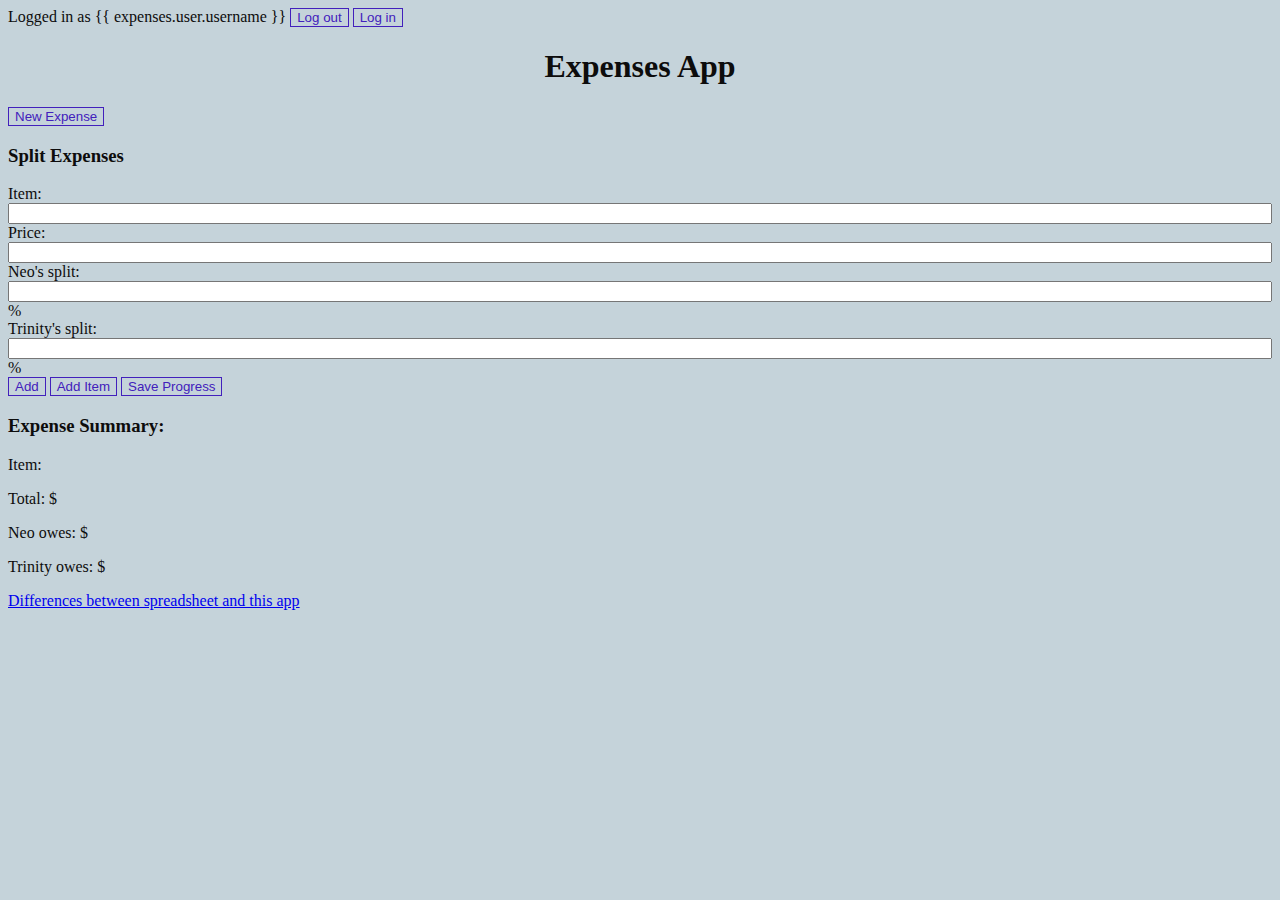
<file: expenses/index.html>
<!DOCTYPE html>
<html lang="en">

<head>
	<meta charset="UTF-8">
	<meta name="viewport" content="width=device-width, initial-scale=1.0">
	<title>Expenses</title>
	<link rel="stylesheet" href="style.css">
</head>

<body>

	<div id="app">
		<!--
		Copy the class spreadsheet and replace the URL below with your own spreadsheet so you can save!
		Make your spreadsheet publicly writable so you can save without logging in.
	  -->
		<ma-data v-model="expenses"
			src="https://docs.google.com/spreadsheets/d/121pxsJwJIgxlVvB8-qUPDQwyx1-slYiGUliYM6NF740/edit#gid=0"
			:options='{
		  headerRow: false,
		  range: "A3:F",
		  keys: ["title", "trinity_paid", "neo_paid", "trinity_paid_for_neo", "neo_paid_for_trinity"]
	  }'></ma-data>

		<!-- Basic authentication UI (needed for saving) -->
		<header>
			<span v-if="expenses.user">
				Logged in as {{ expenses.user.username }}
				<button @click="expenses.logout()">Log out</button>
			</span>
			<button v-else @click="expenses.login()">Log in</button>
		</header>

		<!-- App UI here -->
	</div>
	<center>
		<h1>Expenses App</h1>
	</center>
	<button>New Expense</button>
	<!-- <button disabled>Submit</button> -->

	<script src="index.js" type="module"></script>



	<!-- <h4>Split Expenses</h4>

		<form>
			<label for="item">Item:</label>
			<input type="text" id="item" name="item"><br>
			<label for="price">Price:</label>
			<input type="number" id="price" name="price"><br>
			<label for="Neo">Neo's split:</label>
			<input type="number" id="Neo" name="Neo" value=""> % <br>
			<label for="Trinity">Trinity's split:</label>
			<input type="number" id="Trinity" name="Trinity" value="">% <br>
			<button type="submit">Add</button>
			<button @click="addItem()">Save Progress</button> <!-- this allows for users to add items. -->

	<!-- </form>
		  <div>
			<h3>Expense Summary: </h3>
			<p>Item: <span id="result-item"></span></p>
			<p>Total: $<span id="result-price"></span></p>
			<p>Neo owes: $<span id="result-Neo"></span></p>
			<p>Trinity owes: $<span id="result-Trinity"></span></p>
		  </div> -->



	<h3>Split Expenses</h3>

	<form>
		<label for="item">Item:</label>
		<input type="text" id="item" name="item"><br>
		<label for="price">Price:</label>
		<input type="number" id="price" name="price"><br>
		<label for="Neo">Neo's split:</label>
		<input type="number" id="Neo" name="Neo" value=""> % <br>
		<label for="Trinity">Trinity's split:</label>
		<input type="number" id="Trinity" name="Trinity" value="">% <br>
		<button type="submit">Add</button>
		<button @click="addItem()">Add Item</button>
		<button @click.prevent="saveData()">Save Progress</button>
	</form>

	<div>
		<h3>Expense Summary: </h3>
		<p>Item: <span id="result-item"></span></p>
		<p>Total: $<span id="result-price"></span></p>
		<p>Neo owes: $<span id="result-Neo"></span></p>
		<p>Trinity owes: $<span id="result-Trinity"></span></p>
	</div>

	<!-- <h3>This code allows for each individual item to be split, from 0% to 100%, so one person can pay it all, pay -->
		<!-- nothing, or pay for a portion of it. All expenses will be totaled at the end.</h3> -->

	<script>
		function saveData() {
			const url = "https://docs.google.com/spreadsheets/d/121pxsJwJIgxlVvB8-qUPDQwyx1-slYiGUliYM6NF740/edit#gid=0";
			const item = document.getElementById("item").value;
			const price = document.getElementById("price").value;
			const neoSplit = document.getElementById("Neo").value;
			const trinitySplit = document.getElementById("Trinity").value;
			const data = [[item, price, neoSplit, trinitySplit]];

			fetch(url, {
				method: "POST",
				headers: {
					"Content-Type": "application/json",
					Authorization: "Bearer <960153453002-preoot63a65vdhiojcd7tg6aodvlhao9.apps.googleusercontent.com>",
				},
				body: JSON.stringify({
					range: "Sheet1!A1:D1",
					values: data,
				}),
			})
				.then((response) => response.json())
				.then((result) => console.log("Data saved:", result))
				.catch((error) => console.error("ERRROR: Data Couldn't Be Saved", error));
		}
	</script>
	</hgroup>
	<a href="writeup.html">Differences between spreadsheet and this app</a>


</body>

</html>
</file>
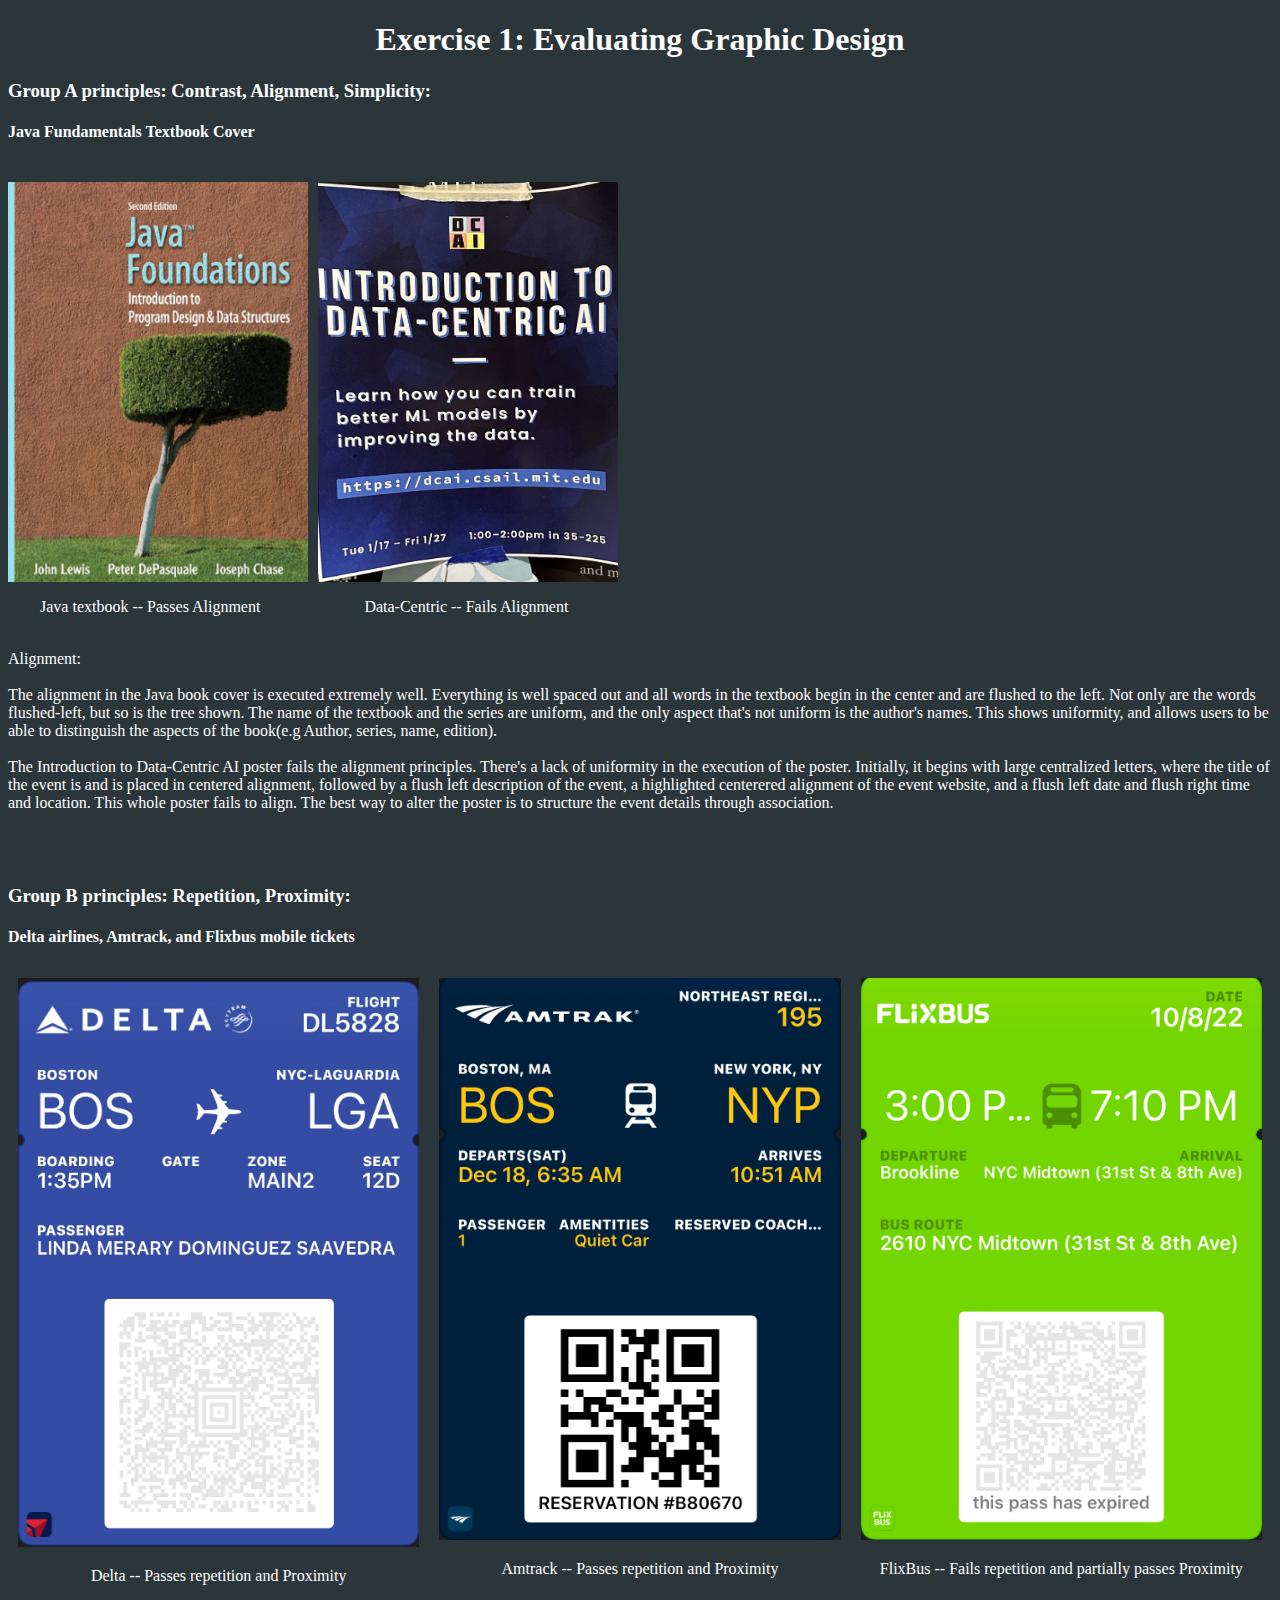
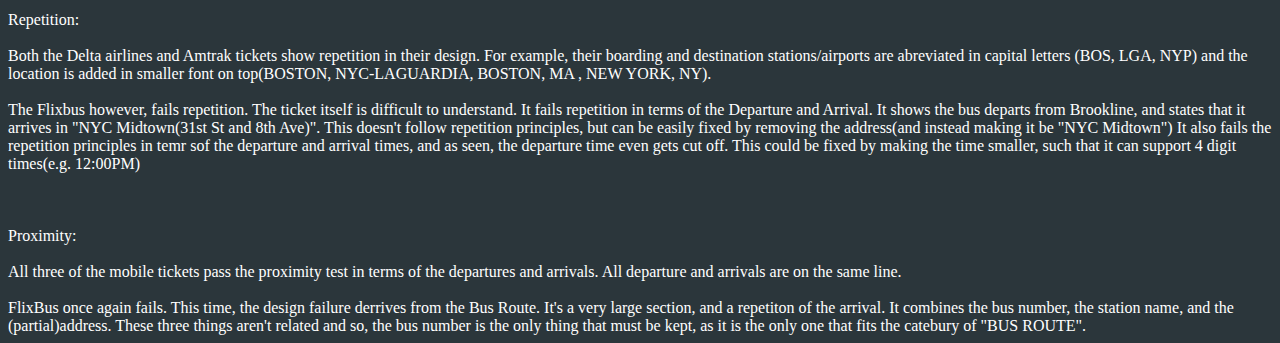
<file: gd-eval/index.html>
<!DOCTYPE html>
<html lang="en">

<head>
  <meta charset="UTF-8">
  <title>Exercise 1</title>
  <style>
    body {
      background-color: rgb(43, 54, 59);
      color: white;
    }
  </style>

</head>

<body>
  <center>
    <h1>
      Exercise 1: Evaluating Graphic Design
    </h1>
  </center>
  <hgroup>
    <h3>Group A principles: Contrast, Alignment, Simplicity:</h3>
    <h4>Java Fundamentals Textbook Cover</h4>


    <style>
      .flex-container {
        display: flex;
      }

      .flex-item {
        flex: 1;
        text-align: center;
        padding: 10px;
      }

      .flex-item img {
        max-width: 100%;
      }
    </style>

    <div class="flex-container">
      <div class="flex-item">

      </div>
      <div class="flex-item">

      </div>
    </div>

    <style>
      .image-container {
        display: flex;
        align-items: center;
      }

      .image-container img {
        width: 300px;
        height: 400px;
        margin-right: 10px;
      }
    </style>

    <div class="image-container">
      <img src="java textbook cover.png" alt="Java Textbook-- Passes Alignment">
      <!-- <p>Java textbook -- Passes Alignment</p> -->
      <img src="datacentric ai.jpg" alt="Data-Centric">
      <!-- <p>Data-Centric -- Fails Alignment</p> -->

    </div>
    <p>&emsp;&emsp;Java textbook -- Passes Alignment &emsp;&emsp;&emsp;&emsp;&emsp;&emsp; Data-Centric -- Fails
      Alignment
    </p>


    <!-- <img src="java textbook cover.png" alt="java textbook" width="200" height="300"> -->

    <body><br> Alignment: <br><br>The alignment in the Java book cover is executed extremely well. Everything is well
      spaced out
      and all words in the textbook begin in the center and are flushed to the left. Not only are the words
      flushed-left, but so is the tree shown. The name of the textbook and the series are uniform, and the only aspect
      that's not uniform is the author's names. This shows uniformity, and allows users to be able to distinguish the
      aspects of the book(e.g Author, series, name, edition). <br><br>
      The Introduction to Data-Centric AI poster fails the alignment principles. There's a lack of uniformity in the
      execution of the poster. Initially, it begins with large centralized letters, where the title of the event is and
      is placed in centered alignment, followed by a flush left description of the event, a highlighted centerered
      alignment of the event website, and a flush left date and flush right time and location. This whole poster fails
      to align. The best way to alter the poster is to structure the event details through association.
      <br><br><br><br>
      <hgroup>
        <h3>Group B principles: Repetition, Proximity:</h3>
        <!-- Ticket example: -->
        <!-- <br><br> -->
        <h4>Delta airlines, Amtrack, and Flixbus mobile tickets</h4>
        <style>
          .flex-container {
            display: flex;
          }

          .flex-item {
            flex: 1;
            text-align: center;
            padding: 10px;
          }

          .flex-item img {
            max-width: 100%;
          }
        </style>

        <div class="flex-container">
          <div class="flex-item">
            <img src="IMG_7148.jpg" alt="Delta">
            <p>Delta -- Passes repetition and Proximity</p>
          </div>
          <div class="flex-item">
            <img src="IMG_7150.jpg" alt="Amtrack">
            <p>Amtrack -- Passes repetition and Proximity</p>
          </div>
          <div class="flex-item">
            <img src="IMG_7149.jpg" alt="Flixbus">
            <p>FlixBus -- Fails repetition and partially passes Proximity</p>
          </div>
        </div>

        <body>Repetition: <br><br> Both the Delta airlines and Amtrak tickets show repetition in their design. For
          example, their boarding and destination stations/airports are abreviated in capital letters (BOS, LGA, NYP)
          and
          the location is added in smaller font on top(BOSTON, NYC-LAGUARDIA, BOSTON, MA , NEW YORK, NY).
          <br> <br>The Flixbus however, fails repetition. The ticket itself is difficult to understand. It fails
          repetition in terms of the Departure and Arrival. It shows the bus departs from Brookline, and states that it
          arrives in "NYC Midtown(31st St and 8th Ave)". This doesn't follow repetition principles, but can be easily
          fixed by removing the address(and instead making it be "NYC Midtown") It also fails the repetition principles
          in
          temr sof the departure and arrival times, and as seen, the departure time even gets cut off. This could be
          fixed
          by making the time smaller, such that it can support 4 digit times(e.g. 12:00PM)
          <!-- <img src="java textbook cover.png" alt="java textbook" width="200" height="300"> -->
          <br><br><br><br> Proximity: <br><br> All three of the mobile tickets pass the proximity test in terms of the
          departures and arrivals. All departure and arrivals are on the same line.
          <br> <br>FlixBus once again fails. This time, the design failure derrives from the Bus Route. It's a very
          large section, and a repetiton of the arrival. It combines the bus number, the station name, and the
          (partial)address. These three things aren't related and so, the bus number is the only thing that must be
          kept, as it is the only one that fits the catebury of "BUS ROUTE".
        </body>

      </hgroup>
    </body>

</html>
</file>
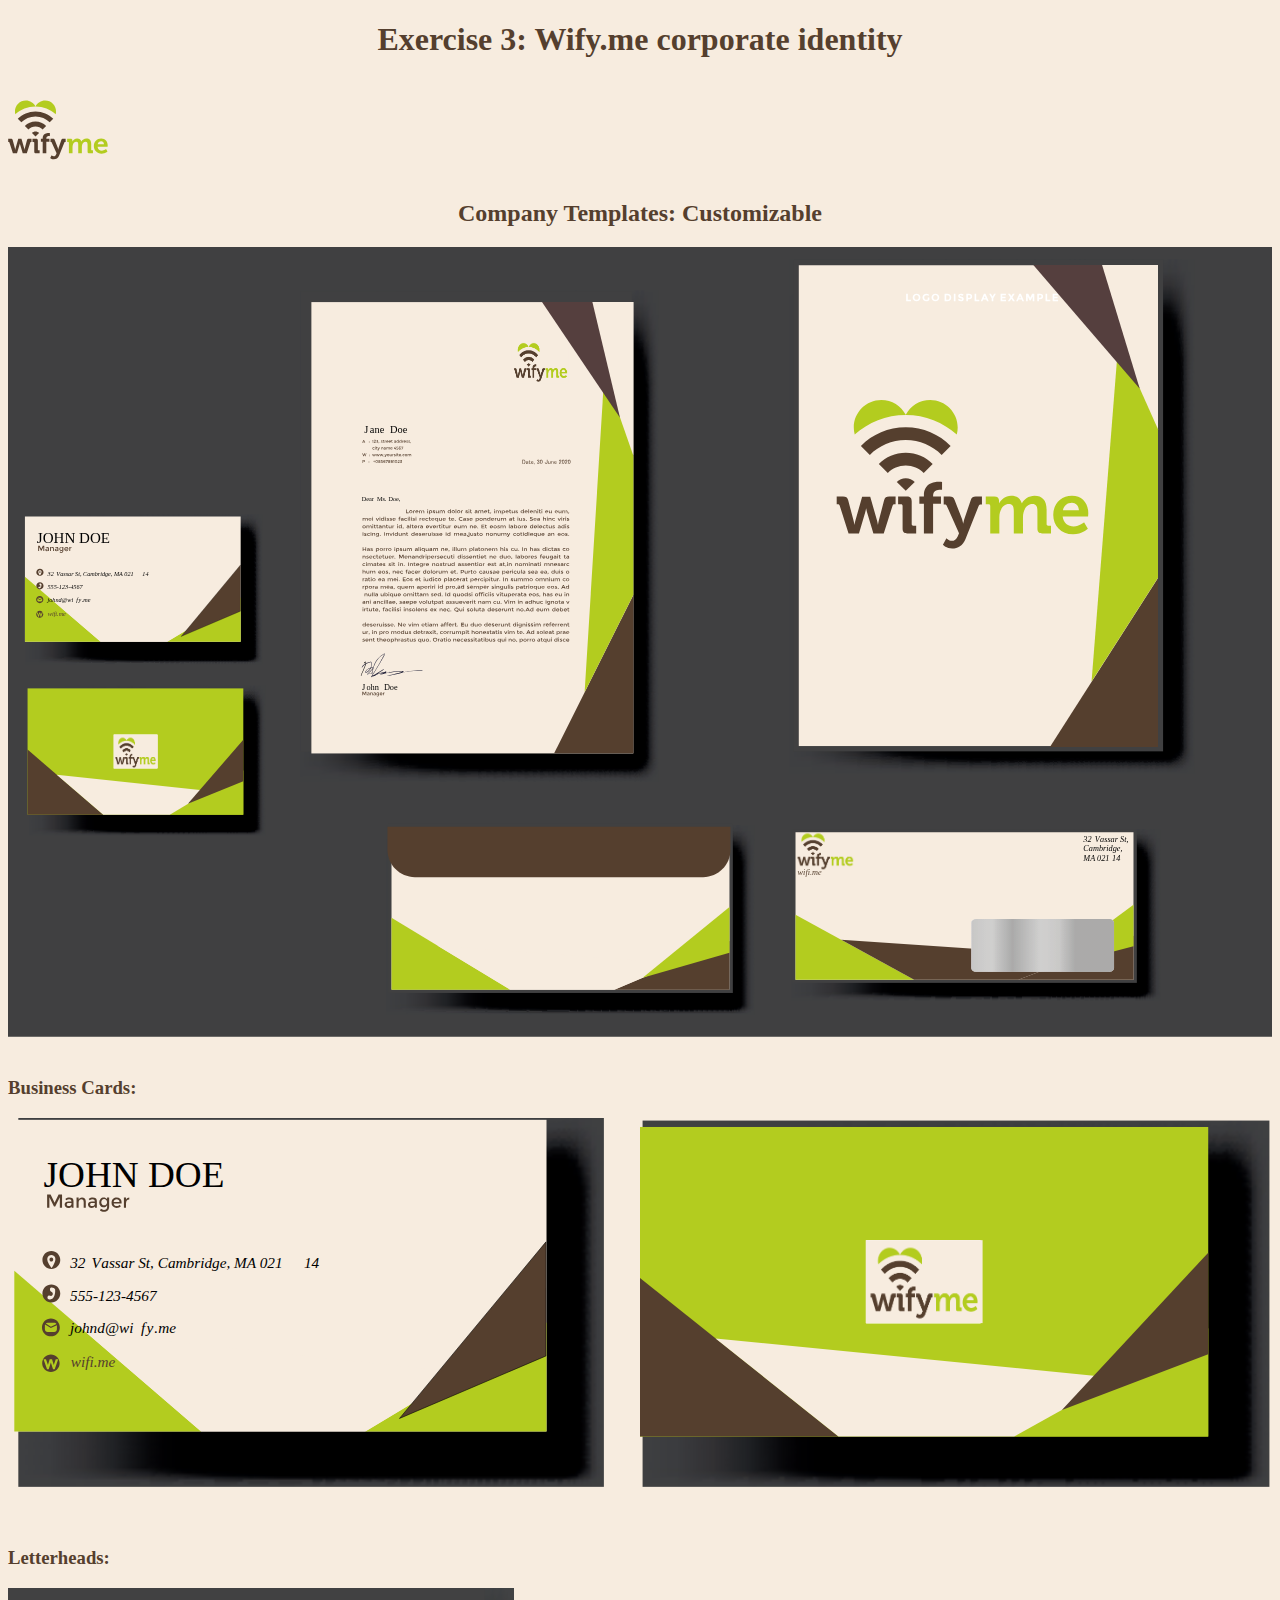
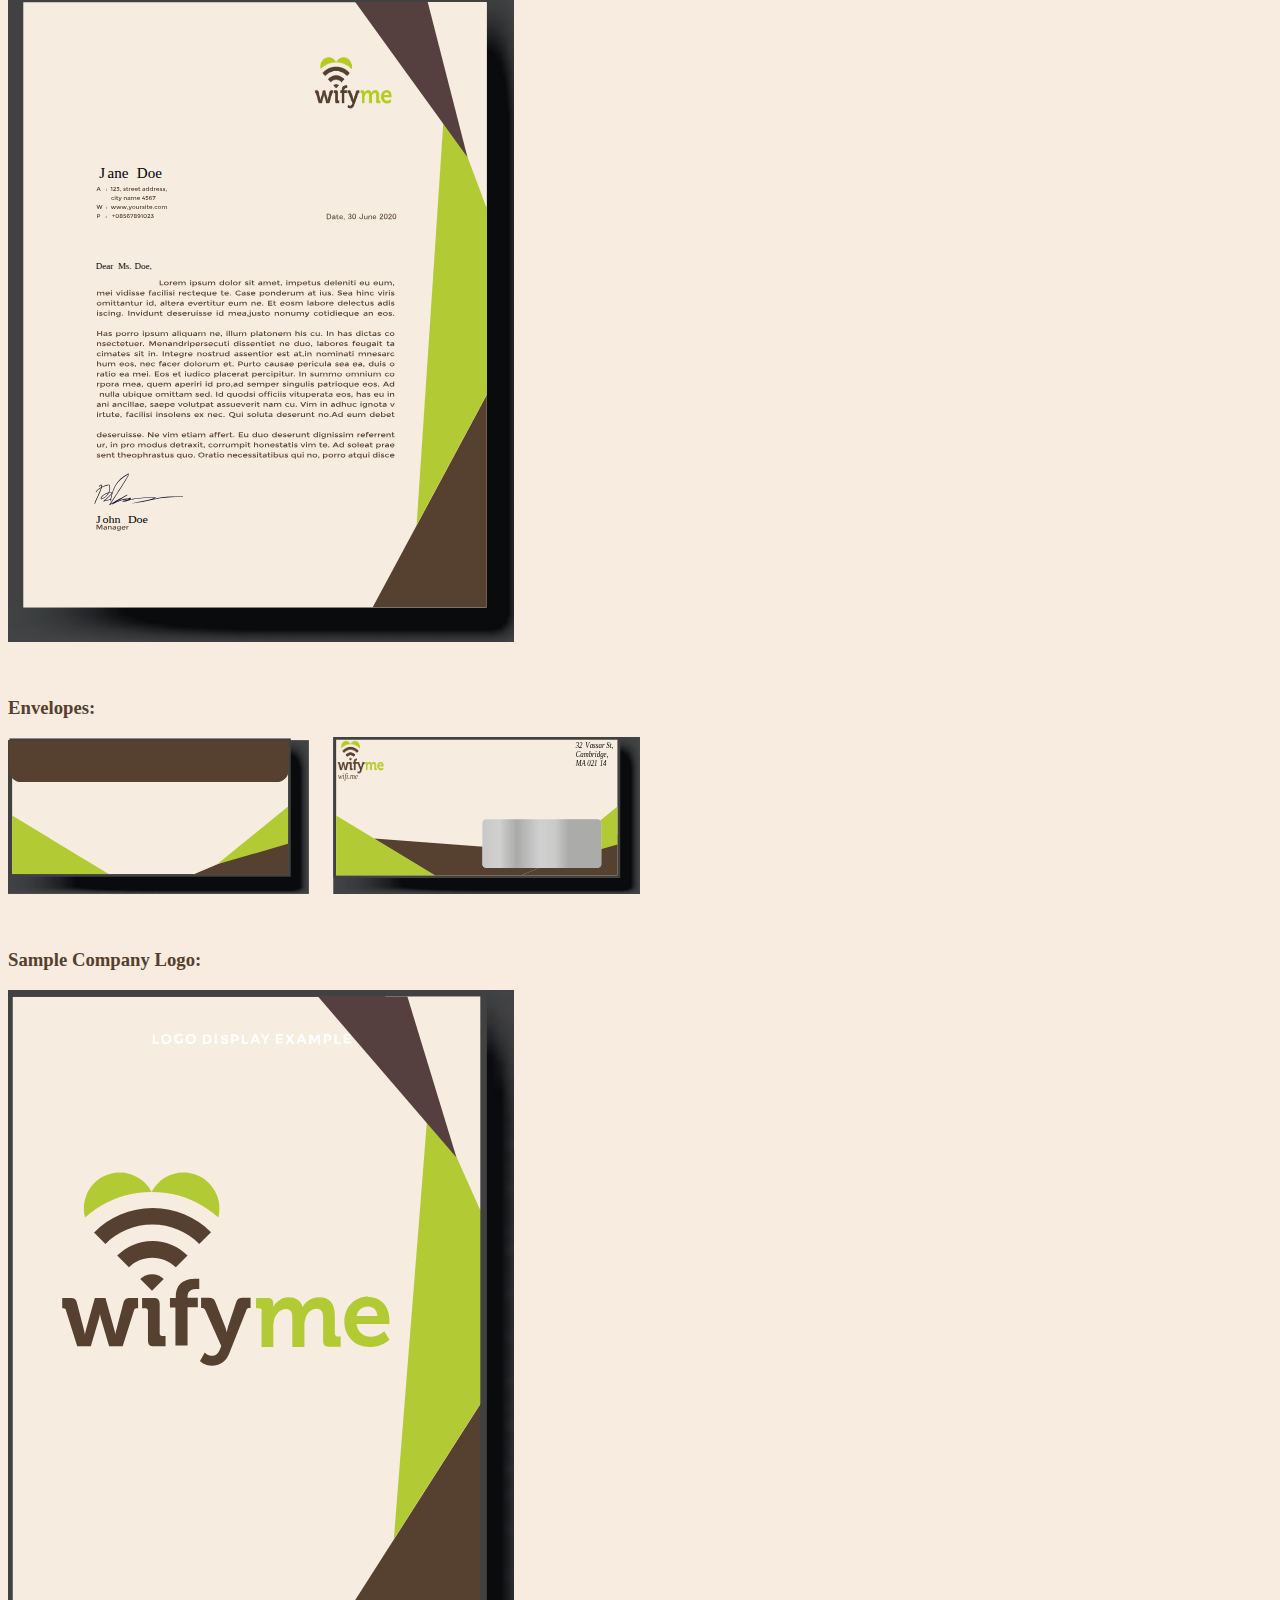
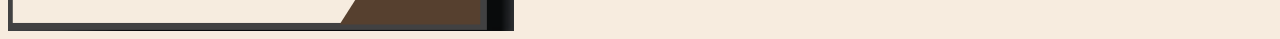
<file: gd-practice/index.html>
<!DOCTYPE html>
<html lang="en">

<head>
	<meta charset="UTF-8" />
	<title>Wify.me corporate identity</title>
	<style>
		body {
			background-color: #f7ecdf ;
			color: #553F2E;
		}
	</style>
</head>

<body>
	<center>
		<h1>Exercise 3: Wify.me corporate identity</h1>
	</center>

	<div style="display: flex; align-items: center;">
		<img src="logo.svg" alt="Logo" style="width: 100px; height: 100px;">
		<!-- <span style="margin-left: 10px; font-size: 24px;">Welcome to Wifi.me Corporate</span> -->
	  </div>
	  <center>
		<h2> Company Templates: Customizable</h2>
		</center>

<!-- <img src="logo.svg" alt="Logo"> -->
<!-- <img src="all.svg" alt="Description of the image"> -->
<!-- <img src="front.png" alt=" Logo"> got rid of this! -->
<img src="Artboard 1.svg" alt=" All">
<!-- <img src="front.svg" alt=" Front">
<img src = "back.svg" alt = "back"> -->
<br> <br>
<hgroup>
	<h3>Business Cards: </h3>
<div style="display: flex;">
	<img src="front.svg" style="width: 50%; height: auto;" alt=" Front">
<img src = "back.svg" style="width: 50%; height: auto;" alt = "back">
</hgroup>
<br> <br>
<hgroup>
	<h3>Letterheads: </h3>
<div style="display: flex;">
	<img src="letter.svg" style="width: 40%; height: auto;" alt=" Front">
<!-- <img src = "back.svg" style="width: 50%; height: auto;" alt = "back"> -->
</hgroup>
<br> <br>
<hgroup>
	<h3>Envelopes: </h3>
<div style="display: flex;">
	<img src="envelope (2).svg" style="width: 50%; height: auto;" alt=" Front">
<!-- <img src = "envelopeb.svg" style="width: 50%; height: auto;" alt = "back"> -->
</hgroup>
<br> <br>
<hgroup>
	<h3>Sample Company Logo: </h3>
<div style="display: flex;">
	<img src="logo sample.svg" style="width: 40%; height: auto;" alt=" Front">
<!-- <img src = "envelopeb.svg" style="width: 50%; height: auto;" alt = "back"> -->
</hgroup>


  </div>
  

</html>
</file>
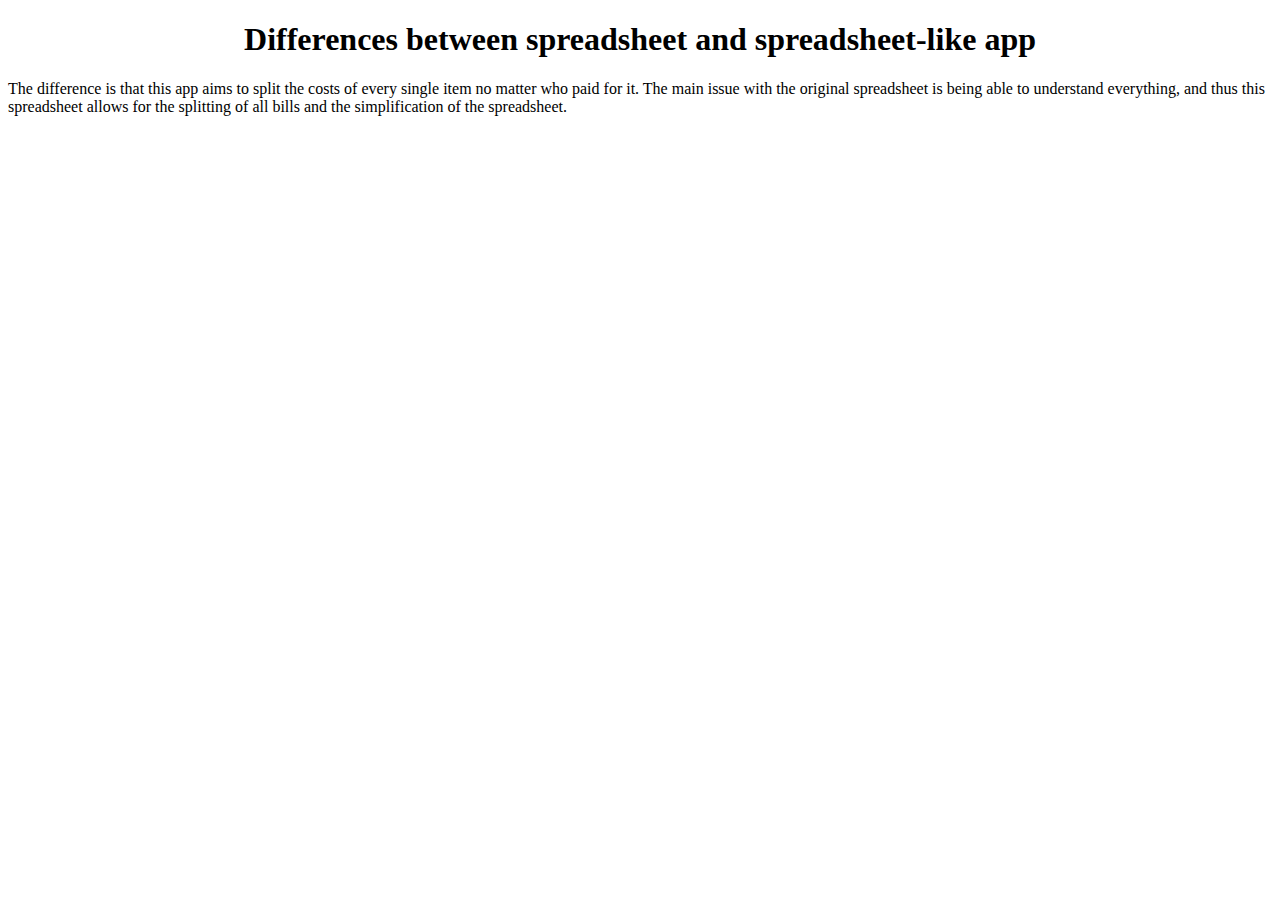
<file: expenses/writeup.html>
<!DOCTYPE html>
<html lang="en">
<head>
	<meta charset="UTF-8">
	<meta name="viewport" content="width=device-width, initial-scale=1.0">
	<title>Differences between spreadsheet and spreadsheet-like app</title>
</head>
<body>
	<center><h1>Differences between spreadsheet and spreadsheet-like app</h1></center>
<p>
	The difference is that this app aims to split the costs of every single item no matter who paid for it. The main issue with the original spreadsheet is being able to understand everything, and thus this spreadsheet allows for the splitting of all bills and the simplification of the spreadsheet. 
</p>
</body>
</html>
</file>
<file: expenses/style.css>
table {
	width: 100%;
	table-layout: fixed;
	border-spacing: 0;
	border-collapse: collapse;
}

body {
  background-color: rgb(197, 211, 218);
  color: rgb(13, 12, 12);
}


td, th {
	border: 1px solid hsl(220 10% 80%);
	padding: .4em .5em;
}

input {
	box-sizing: border-box;
	width: 100%;
}
button {
	--color: hsl(253, 71%, 43%);
	border: .1em solid var(--color);
	background: transparent;
	color: var(--color);
}

button:hover {
	background: var(--color);
	color: white;
}

button:active {
	transform: scale(1.05);
}
</file>
